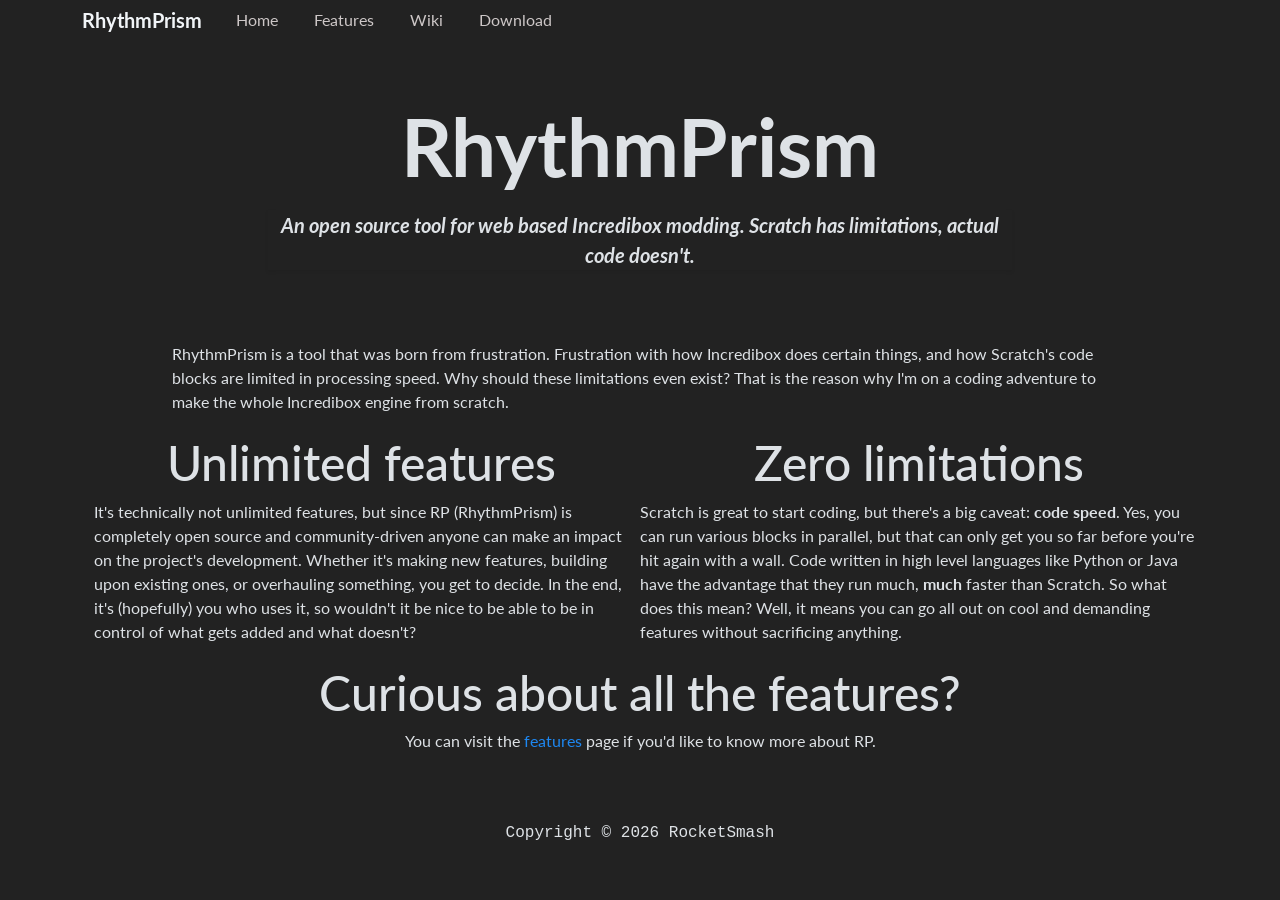
<file: docs/index.html>
<!DOCTYPE html>
<html data-bs-theme="dark" lang="en">

<head>
    <meta charset="utf-8">
    <meta name="viewport" content="width=device-width, initial-scale=1.0, shrink-to-fit=no">
    <title>RhythmPrism - Home</title>
    <link rel="stylesheet" href="assets/bootstrap/css/bootstrap.min.css">
    <link rel="stylesheet" href="https://fonts.googleapis.com/css2?family=Lato:ital,wght@0,400;0,700;1,400&amp;display=swap">
    <link rel="stylesheet" href="https://fonts.googleapis.com/css?family=Berkshire+Swash|Kaushan+Script">
    <link rel="stylesheet" href="https://fonts.googleapis.com/css?family=Roboto+Slab:300,400|Roboto:300,400,700">
    <link rel="stylesheet" href="assets/css/Azarus-Navbar.css">
    <link rel="stylesheet" href="assets/css/Black-Navbar.css">
    <link rel="stylesheet" href="assets/css/dh-navbar-inverse.css">
    <link rel="stylesheet" href="assets/css/Navbar-Centered-Brand-Dark-icons.css">
    <link rel="stylesheet" href="assets/css/responsive-navbar.css">
    <link rel="stylesheet" href="assets/css/vertical-tabs-with-links-and-contents.css">
</head>

<body>
    <nav class="navbar navbar-expand-md navbar-fixed-top navigation-clean-button navbar-light" style="background: rgb(34, 34, 34);border-radius: 20;border-top-left-radius: 20;border-top-right-radius: 20;border-bottom-right-radius: 20;border-bottom-left-radius: 20;border-style: none;padding-top: 0;padding-bottom: 10px;">
        <div class="container"><button class="navbar-toggler" data-bs-toggle="collapse" data-bs-target="#navcol-1"><span class="visually-hidden">Toggle navigation</span><span class="navbar-toggler-icon"></span></button>
            <div><a class="navbar-brand" href="#"><span>RhythmPrism</span> </a></div>
            <div class="collapse navbar-collapse" id="navcol-1" style="color: rgb(255,255,255);">
                <ul class="navbar-nav nav-right">
                    <li class="nav-item"><a class="nav-link active" href="index.html" style="color: rgba(224,217,217,0.9);">Home</a></li>
                    <li class="nav-item"><a class="nav-link" href="features.html" style="color: rgba(224,217,217,0.9);">Features</a></li>
                    <li class="nav-item"><a class="nav-link" href="wiki/index.html" style="color: rgba(224,217,217,0.9);">Wiki</a></li>
                    <li class="nav-item"><a class="nav-link" style="color: rgba(224,217,217,0.9);" href="https://github.com/RocketSmash9000/RhythmPrism/" target="_blank">Download</a></li>
                </ul>
            </div>
        </div>
    </nav>
    <section class="py-4 py-xl-5">
        <div class="container h-100">
            <div class="row h-100">
                <div class="col-md-10 col-xl-8 text-center d-flex d-sm-flex d-md-flex justify-content-center align-items-center justify-content-md-start align-items-md-center justify-content-xl-center mx-auto">
                    <div>
                        <h1 class="display-1 fw-bold mb-3">RhythmPrism</h1>
                        <p class="lead fw-bold fst-italic shadow-sm mb-4">An open source tool for web based Incredibox modding. Scratch has limitations, actual code doesn't.</p>
                    </div>
                </div>
            </div>
        </div>
    </section>
    <div class="container-sm w-75">
        <p>RhythmPrism is a tool that was born from frustration. Frustration with how Incredibox does certain things, and how Scratch's code blocks are limited in processing speed. Why should these limitations even exist? That is the reason why I'm on a coding adventure to make the whole Incredibox engine from scratch.</p>
    </div>
    <div class="container">
        <div class="row">
            <div class="col">
                <h1 class="text-center">Unlimited features</h1>
                <p>It's technically not unlimited features, but since RP (RhythmPrism) is completely open source and community-driven anyone can make an impact on the project's development. Whether it's making new features, building upon existing ones, or overhauling something, you get to decide. In the end, it's (hopefully) you who uses it, so wouldn't it be nice to be able to be in control of what gets added and what doesn't?</p>
            </div>
            <div class="col-md-6">
                <h1 class="text-center">Zero limitations</h1>
                <p>Scratch is great to start coding, but there's a big caveat: <strong>code speed</strong>. Yes, you can run various blocks in parallel, but that can only get you so far before you're hit again with a wall. Code written in high level languages like Python or Java have the advantage that they run much, <strong>much</strong>&nbsp;faster than Scratch. So what does this mean? Well, it means you can go all out on cool and demanding features without sacrificing anything.</p>
            </div>
        </div>
    </div>
    <div class="container text-center w-75">
        <h1>Curious about all the features?</h1>
        <p>You can visit the <a href="features.html">features</a>&nbsp;page if you'd like to know more about RP.</p>
    </div>
    <footer class="font-monospace text-center bg-body" data-bs-theme="dark">
        <div class="container py-4 py-lg-5">
            <p class="text-body mb-0">Copyright © 2026 RocketSmash</p>
        </div>
    </footer>
    <script src="assets/bootstrap/js/bootstrap.min.js"></script>
</body>

</html>
</file>
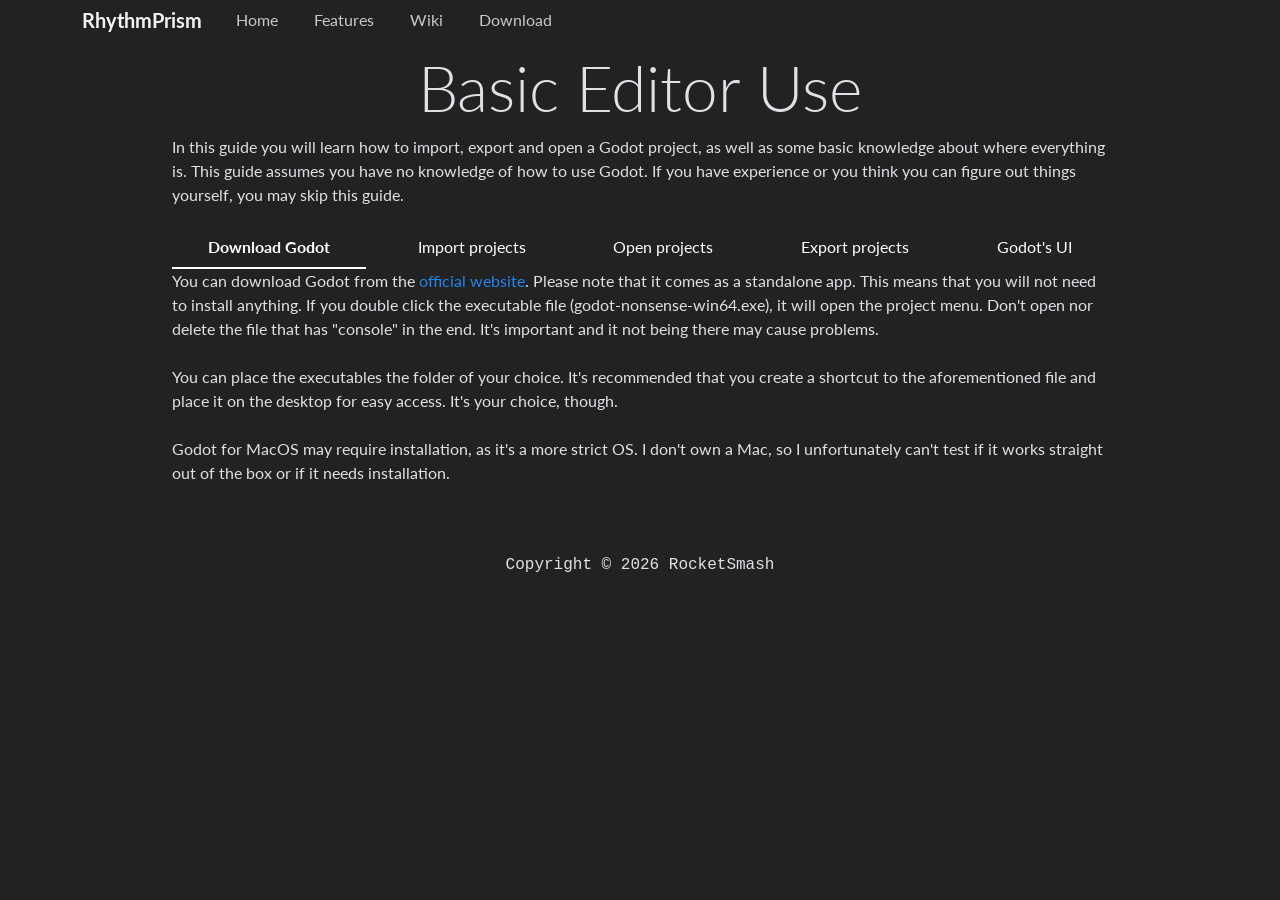
<file: docs/wiki/basic/index.html>
<!DOCTYPE html>
<html data-bs-theme="dark" lang="en">

<head>
    <meta charset="utf-8">
    <meta name="viewport" content="width=device-width, initial-scale=1.0, shrink-to-fit=no">
    <title>Wiki - Basic Usage</title>
    <link rel="stylesheet" href="../../assets/bootstrap/css/bootstrap.min.css">
    <link rel="stylesheet" href="https://fonts.googleapis.com/css2?family=Lato:ital,wght@0,400;0,700;1,400&amp;display=swap">
    <link rel="stylesheet" href="https://fonts.googleapis.com/css?family=Berkshire+Swash|Kaushan+Script">
    <link rel="stylesheet" href="https://fonts.googleapis.com/css?family=Roboto+Slab:300,400|Roboto:300,400,700">
    <link rel="stylesheet" href="../../assets/css/Azarus-Navbar.css">
    <link rel="stylesheet" href="../../assets/css/Black-Navbar.css">
    <link rel="stylesheet" href="../../assets/css/dh-navbar-inverse.css">
    <link rel="stylesheet" href="../../assets/css/Navbar-Centered-Brand-Dark-icons.css">
    <link rel="stylesheet" href="../../assets/css/responsive-navbar.css">
    <link rel="stylesheet" href="../../assets/css/vertical-tabs-with-links-and-contents.css">
</head>

<body>
    <nav class="navbar navbar-expand-md navbar-fixed-top navigation-clean-button navbar-light" style="background: rgb(34, 34, 34);border-radius: 20;border-top-left-radius: 20;border-top-right-radius: 20;border-bottom-right-radius: 20;border-bottom-left-radius: 20;border-style: none;padding-top: 0;padding-bottom: 10px;">
        <div class="container"><button class="navbar-toggler" data-bs-toggle="collapse" data-bs-target="#navcol-1"><span class="visually-hidden">Toggle navigation</span><span class="navbar-toggler-icon"></span></button>
            <div><a class="navbar-brand" href="#"><span>RhythmPrism</span> </a></div>
            <div class="collapse navbar-collapse" id="navcol-1" style="color: rgb(255,255,255);">
                <ul class="navbar-nav nav-right">
                    <li class="nav-item"><a class="nav-link active" href="../../index.html" style="color: rgba(224,217,217,0.9);">Home</a></li>
                    <li class="nav-item"><a class="nav-link" href="../features.html" style="color: rgba(224,217,217,0.9);">Features</a></li>
                    <li class="nav-item"><a class="nav-link" href="../index.html" style="color: rgba(224,217,217,0.9);">Wiki</a></li>
                    <li class="nav-item"><a class="nav-link" href="https://github.com/RocketSmash9000/RhythmPrism/" style="color: rgba(224,217,217,0.9);" target="_blank">Download</a></li>
                </ul>
            </div>
        </div>
    </nav>
    <div class="container-fluid w-75">
        <h1 class="display-3 text-center">Basic Editor Use</h1>
        <p>In this guide you will learn how to import, export and open a Godot project, as well as some basic knowledge about where everything is. This guide assumes you have no knowledge of how to use Godot. If you have experience or you think you can figure out things yourself, you may skip this guide.</p>
        <div>
            <ul class="nav nav-underline nav-fill w-100" role="tablist">
                <li class="nav-item" role="presentation"><a class="nav-link active" role="tab" data-bs-toggle="tab" href="#tab-1">Download Godot</a></li>
                <li class="nav-item" role="presentation"><a class="nav-link" role="tab" data-bs-toggle="tab" href="#tab-2">Import projects</a></li>
                <li class="nav-item" role="presentation"><a class="nav-link" role="tab" data-bs-toggle="tab" href="#tab-3">Open projects</a></li>
                <li class="nav-item" role="presentation"><a class="nav-link" role="tab" data-bs-toggle="tab" href="#tab-4">Export projects</a></li>
                <li class="nav-item" role="presentation"><a class="nav-link" role="tab" data-bs-toggle="tab" href="#tab-5">Godot's UI</a></li>
            </ul>
            <div class="tab-content">
                <div class="tab-pane active" role="tabpanel" id="tab-1">
                    <p>You can download Godot from the <a href="https://godotengine.org/" target="_blank">official website</a>. Please note that it comes as a standalone app. This means that you will not need to install anything. If you double click the executable file (godot-nonsense-win64.exe), it will open the project menu. Don't open nor delete the file that has "console" in the end. It's important and it not being there may cause problems.<br><br>You can place the executables the folder of your choice. It's recommended that you create a shortcut to the aforementioned file and place it on the desktop for easy access. It's your choice, though.<br><br>Godot for MacOS may require installation, as it's a more strict OS. I don't own a Mac, so I unfortunately can't test if it works straight out of the box or if it needs installation.</p>
                </div>
                <div class="tab-pane" role="tabpanel" id="tab-2">
                    <p>First, you will need to open Godot. In the top bar menu, you will see a few buttons. Press the one that says "<em>Import</em>". It will open a window for you to select where the project is located. Navigate to the folder where the project is located, and select the "<em>project.godot</em>" file within it. Next, press the "<em>Open</em>" button located at the bottom of the window.<br><br>If you did it right, Godot should show the project in the main screen.</p>
                </div>
                <div class="tab-pane" role="tabpanel" id="tab-3">
                    <p>You can open projects by double clicking on the project. You can also click on the project once and then click on the "<em>Edit</em>" button.</p>
                </div>
                <div class="tab-pane" role="tabpanel" id="tab-4">
                    <p>Navigate to the folder that contains the whole project. There is no built-in way to export a project, since everything is mostly plain text files in different formats. However, you can compress the project folder and share that with someone else. They can then decompress the zip file and import the project.</p>
                </div>
                <div class="tab-pane" role="tabpanel" id="tab-5">
                    <h3>Left panes</h3>
                    <p>Godot's UI can be broken into a few key components, which are listed below.</p>
                    <div class="row">
                        <div class="col-auto"><img src="../../assets/img/basic-tutorial/left-pane.png" width="152" height="509"></div>
                        <div class="col">
                            <p>These two panes contain the nodes inside a given scene (including their hierarchy), and a view of all the folders inside the project.<br><br>This image is an example of how the left pane looks like. Please note that its appearance may vary depending on the theme the editor has, but its functionality and structure remains the same.&nbsp;<br><br>Node hierarchy is easy to understand. There's what's called a "<strong>parent node</strong>", which is the root of the scene. Think of it as the conductor of an orchestra. All other nodes depend on the parent to be able to function, and there can only be one. <strong>Children nodes</strong>&nbsp;are nodes that are attached in some way to another node. For example, the "Static elements" node is a child node of the parent node. Child nodes can also have children nodes.<br><br>The file view in the bottom panel lets you explore the contents of the project without having to use an external file explorer. Godot treats the folder in which the project is in as special, so instead of having a normal name, it's called "<em>res://</em>". You can see it as the parent node for files.</p>
                        </div>
                    </div>
                    <h3>Right panes</h3>
                    <div class="row">
                        <div class="col-auto"><img src="../../assets/img/basic-tutorial/right-pane.png" width="155" height="334"></div>
                        <div class="col">
                            <p>These panes are what lets you alter different parameters of the nodes.<br><br>They will generally look like this, although the content may vary depending on what node is selected, as each node has its functionality. There is more functionality to this pane which we won't talk about because it goes out of the scopes of this guide.</p>
                        </div>
                    </div>
                    <h3>Top bar</h3><img class="img-fluid" width="1591" height="45" src="../../assets/img/basic-tutorial/top-bar.png">
                    <p>As its name implies, this bar sits at the top of the app. It has a few utilities. The buttons we will use the most are the "2D", "Script" and the play button next to "AssetLib". "2D" switches to the 2D editor view of the project. You can see and edit what the user would see in the screen. The "Script" button switches your view to a text editor where you can write and modify code. The play button will play the project in a new window, where you can playtest.</p>
                    <h3>Bottom bar</h3><img class="img-fluid" width="1694" height="46" src="../../assets/img/basic-tutorial/bottom-bar.png">
                    <p>You will probably not need to use this bar much, except for opening a few menus like the SpriteFrames editor for polo animations. The <em>Output</em>&nbsp;menu is useful for debugging, if there's something that doesn't work as intended. If there's a menu open, press again on the button to close it.</p>
                    <h3>Main view</h3>
                    <p>The center of the UI, where you can edit scripts, visualize scenes, change node positions and so much more. No image is included here, as it normally takes up a whole lot of screen space, and would therefore take up a big portion of the screen.</p>
                </div>
            </div>
        </div>
    </div>
    <footer class="font-monospace text-center bg-body" data-bs-theme="dark">
        <div class="container py-4 py-lg-5">
            <p class="text-body mb-0">Copyright © 2026 RocketSmash</p>
        </div>
    </footer>
    <script src="../../assets/bootstrap/js/bootstrap.min.js"></script>
</body>

</html>
</file>
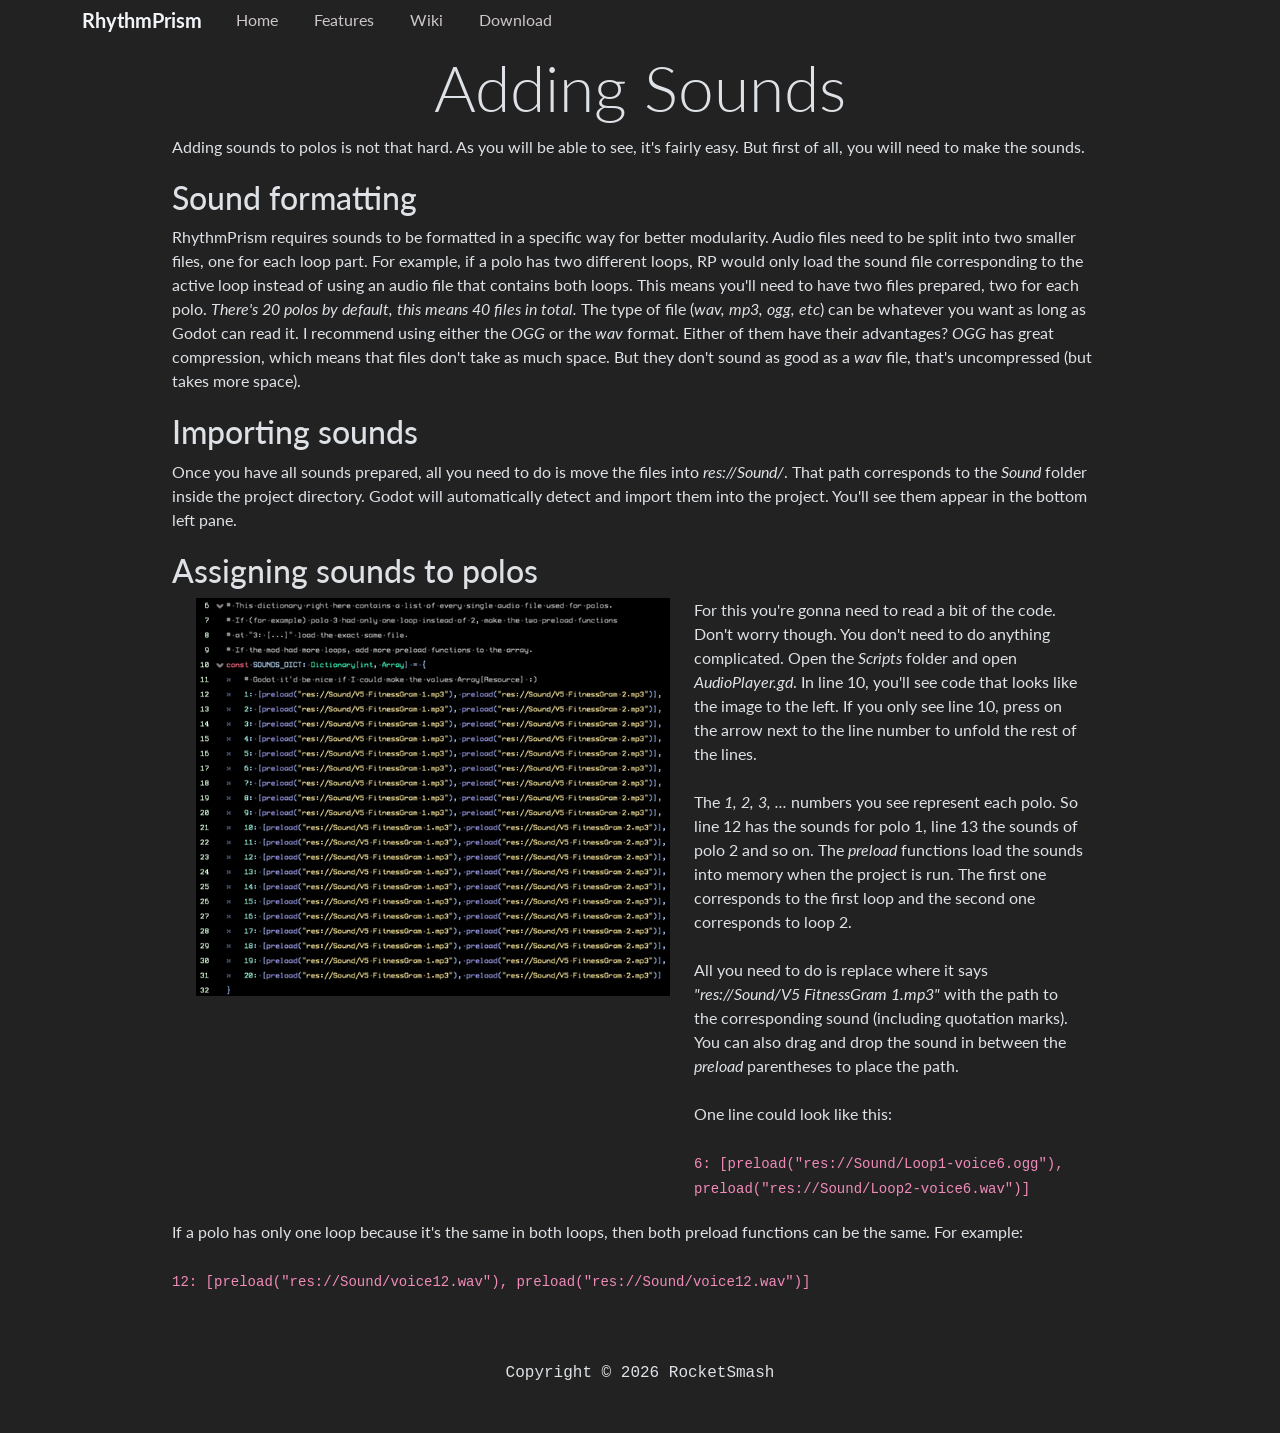
<file: docs/wiki/sound/index.html>
<!DOCTYPE html>
<html data-bs-theme="dark" lang="en">

<head>
    <meta charset="utf-8">
    <meta name="viewport" content="width=device-width, initial-scale=1.0, shrink-to-fit=no">
    <title>RhythmPrism</title>
    <link rel="stylesheet" href="../../assets/bootstrap/css/bootstrap.min.css">
    <link rel="stylesheet" href="https://fonts.googleapis.com/css2?family=Lato:ital,wght@0,400;0,700;1,400&amp;display=swap">
    <link rel="stylesheet" href="https://fonts.googleapis.com/css?family=Berkshire+Swash|Kaushan+Script">
    <link rel="stylesheet" href="https://fonts.googleapis.com/css?family=Roboto+Slab:300,400|Roboto:300,400,700">
    <link rel="stylesheet" href="../../assets/css/Azarus-Navbar.css">
    <link rel="stylesheet" href="../../assets/css/Black-Navbar.css">
    <link rel="stylesheet" href="../../assets/css/dh-navbar-inverse.css">
    <link rel="stylesheet" href="../../assets/css/Navbar-Centered-Brand-Dark-icons.css">
    <link rel="stylesheet" href="../../assets/css/responsive-navbar.css">
    <link rel="stylesheet" href="../../assets/css/vertical-tabs-with-links-and-contents.css">
</head>

<body>
    <nav class="navbar navbar-expand-md navbar-fixed-top navigation-clean-button navbar-light" style="background: rgb(34, 34, 34);border-radius: 20;border-top-left-radius: 20;border-top-right-radius: 20;border-bottom-right-radius: 20;border-bottom-left-radius: 20;border-style: none;padding-top: 0;padding-bottom: 10px;">
        <div class="container"><button class="navbar-toggler" data-bs-toggle="collapse" data-bs-target="#navcol-1"><span class="visually-hidden">Toggle navigation</span><span class="navbar-toggler-icon"></span></button>
            <div><a class="navbar-brand" href="#"><span>RhythmPrism</span> </a></div>
            <div class="collapse navbar-collapse" id="navcol-1" style="color: rgb(255,255,255);">
                <ul class="navbar-nav nav-right">
                    <li class="nav-item"><a class="nav-link active" href="../index.html" style="color: rgba(224,217,217,0.9);">Home</a></li>
                    <li class="nav-item"><a class="nav-link" href="../features.html" style="color: rgba(224,217,217,0.9);">Features</a></li>
                    <li class="nav-item"><a class="nav-link" href="../index.html" style="color: rgba(224,217,217,0.9);">Wiki</a></li>
                    <li class="nav-item"><a class="nav-link" href="https://github.com/RocketSmash9000/RhythmPrism/" style="color: rgba(224,217,217,0.9);" target="_blank">Download</a></li>
                </ul>
            </div>
        </div>
    </nav>
    <div class="container w-75">
        <h1 class="display-3 text-center">Adding Sounds</h1>
        <p class="text-start">Adding sounds to polos is not that hard. As you will be able to see, it's fairly easy. But first of all, you will need to make the sounds.</p>
        <h3>Sound formatting</h3>
        <p>RhythmPrism requires sounds to be formatted in a specific way for better modularity. Audio files need to be split into two smaller files, one for each loop part. For example, if a polo has two different loops, RP would only load the sound file corresponding to the active loop instead of using an audio file that contains both loops. This means you'll need to have two files prepared, two for each polo. <em>There's 20 polos by default, this means 40 files in total.</em>&nbsp;The type of file (<em>wav, mp3, ogg, etc</em>) can be whatever you want as long as Godot can read it. I recommend using either the <em>OGG</em> or the <em>wav</em> format. Either of them have their advantages? <em>OGG</em> has great compression, which means that files don't take as much space. But they don't sound as good as a <em>wav</em> file, that's uncompressed (but takes more space).</p>
        <h3>Importing sounds</h3>
        <p>Once you have all sounds prepared, all you need to do is move the files into <em>res://Sound/</em>. That path corresponds to the <em>Sound</em>&nbsp;folder inside the project directory. Godot will automatically detect and import them into the project. You'll see them appear in the bottom left pane.</p>
        <h3>Assigning sounds to polos</h3>
        <div class="row">
            <div class="col">
                <div class="row">
                    <div class="col-auto"><img src="../../assets/img/sound/sounds-dict.png" width="474" height="398"></div>
                    <div class="col">
                        <p>For this you're gonna need to read a bit of the code. Don't worry though. You don't need to do anything complicated. Open the <em>Scripts</em>&nbsp;folder and open <em>AudioPlayer.gd</em>. In line 10, you'll see code that looks like the image to the left. If you only see line 10, press on the arrow next to the line number to unfold the rest of the lines.<br><br>The <em>1, 2, 3, ...</em>&nbsp;numbers you see represent each polo. So line 12 has the sounds for polo 1, line 13 the sounds of polo 2 and so on. The <em>preload</em>&nbsp;functions load the sounds into memory when the project is run. The first one corresponds to the first loop and the second one corresponds to loop 2.<br><br>All you need to do is replace where it says <em>"res://Sound/V5 FitnessGram 1.mp3"</em>&nbsp;with the path to the corresponding sound (including quotation marks). You can also drag and drop the sound in between the <em>preload</em>&nbsp;parentheses to place the path.<br><br>One line could look like this:<br><br><code class="font-monospace">6: [preload("res://Sound/Loop1-voice6.ogg"), preload("res://Sound/Loop2-voice6.wav")]</code></p>
                    </div>
                </div>
            </div>
        </div>
        <p>If a polo has only one loop because it's the same in both loops, then both preload functions can be the same. For example:<br><br><code>12: [preload("res://Sound/voice12.wav"), preload("res://Sound/voice12.wav")]</code></p>
    </div>
    <footer class="font-monospace text-center bg-body" data-bs-theme="dark">
        <div class="container py-4 py-lg-5">
            <p class="text-body mb-0">Copyright © 2026 RocketSmash</p>
        </div>
    </footer>
    <script src="../../assets/bootstrap/js/bootstrap.min.js"></script>
</body>

</html>
</file>
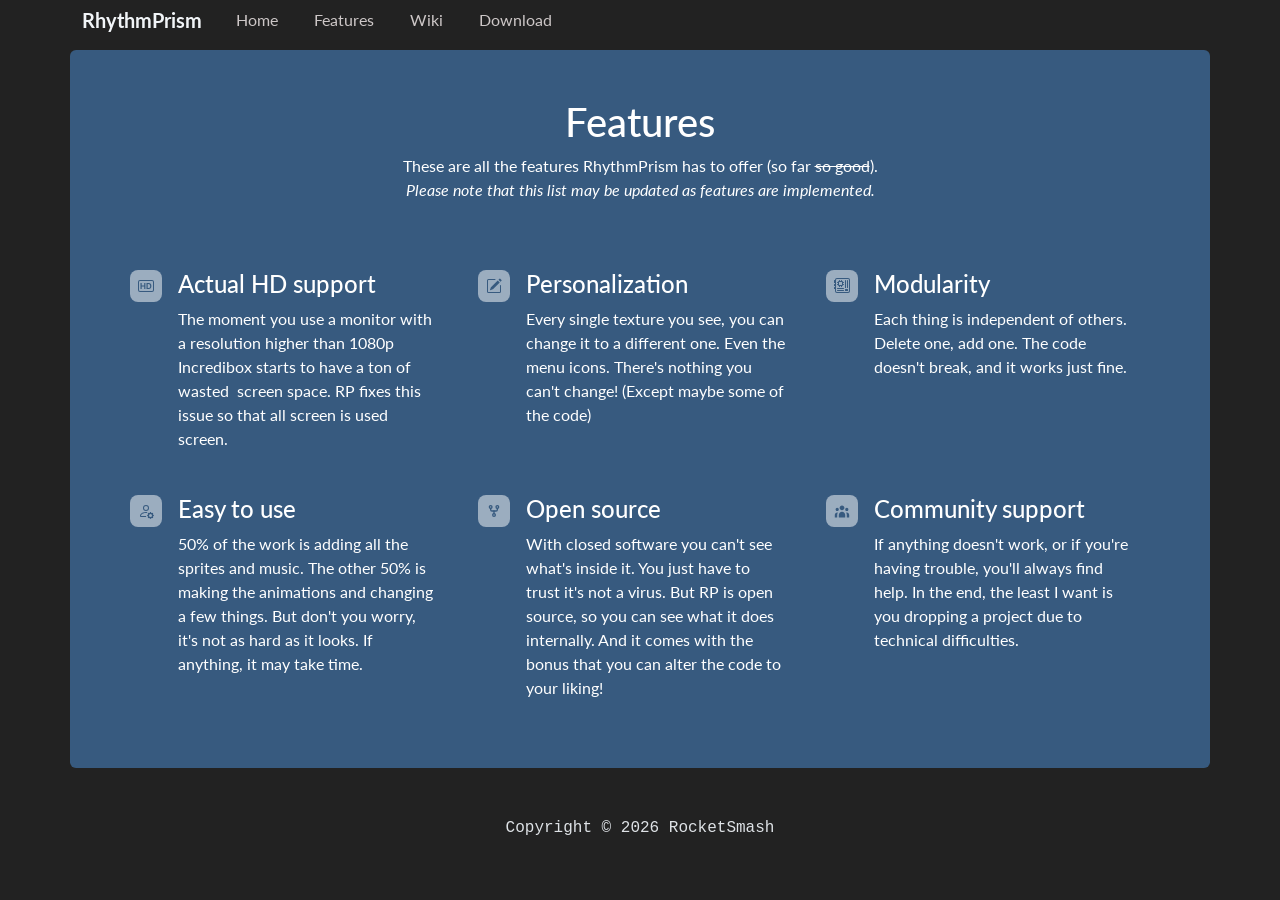
<file: docs/features.html>
<!DOCTYPE html>
<html data-bs-theme="dark" lang="en">

<head>
    <meta charset="utf-8">
    <meta name="viewport" content="width=device-width, initial-scale=1.0, shrink-to-fit=no">
    <title>Features</title>
    <link rel="stylesheet" href="assets/bootstrap/css/bootstrap.min.css">
    <link rel="stylesheet" href="https://fonts.googleapis.com/css2?family=Lato:ital,wght@0,400;0,700;1,400&amp;display=swap">
    <link rel="stylesheet" href="https://fonts.googleapis.com/css?family=Berkshire+Swash|Kaushan+Script">
    <link rel="stylesheet" href="https://fonts.googleapis.com/css?family=Roboto+Slab:300,400|Roboto:300,400,700">
    <link rel="stylesheet" href="assets/css/Azarus-Navbar.css">
    <link rel="stylesheet" href="assets/css/Black-Navbar.css">
    <link rel="stylesheet" href="assets/css/dh-navbar-inverse.css">
    <link rel="stylesheet" href="assets/css/Navbar-Centered-Brand-Dark-icons.css">
    <link rel="stylesheet" href="assets/css/responsive-navbar.css">
    <link rel="stylesheet" href="assets/css/vertical-tabs-with-links-and-contents.css">
</head>

<body>
    <nav class="navbar navbar-expand-md navbar-fixed-top navigation-clean-button navbar-light" style="background: rgb(34, 34, 34);border-radius: 20;border-top-left-radius: 20;border-top-right-radius: 20;border-bottom-right-radius: 20;border-bottom-left-radius: 20;border-style: none;padding-top: 0;padding-bottom: 10px;">
        <div class="container"><button class="navbar-toggler" data-bs-toggle="collapse" data-bs-target="#navcol-1"><span class="visually-hidden">Toggle navigation</span><span class="navbar-toggler-icon"></span></button>
            <div><a class="navbar-brand" href="#"><span>RhythmPrism</span> </a></div>
            <div class="collapse navbar-collapse" id="navcol-1" style="color: rgb(255,255,255);">
                <ul class="navbar-nav nav-right">
                    <li class="nav-item"><a class="nav-link active" href="index.html" style="color: rgba(224,217,217,0.9);">Home</a></li>
                    <li class="nav-item"><a class="nav-link" href="features.html" style="color: rgba(224,217,217,0.9);">Features</a></li>
                    <li class="nav-item"><a class="nav-link" href="wiki/index.html" style="color: rgba(224,217,217,0.9);">Wiki</a></li>
                    <li class="nav-item"><a class="nav-link" href="https://github.com/RocketSmash9000/RhythmPrism/" style="color: rgba(224,217,217,0.9);" target="_blank">Download</a></li>
                </ul>
            </div>
        </div>
    </nav>
    <div class="container text-white bg-primary border rounded border-0 p-4 p-lg-5 py-4 py-xl-5">
        <div class="row mb-5">
            <div class="col-md-8 col-xl-6 text-center mx-auto">
                <h2 class="text-white">Features</h2>
                <p>These are all the features RhythmPrism has to offer (so far <span style="text-decoration: line-through;">so good</span>).<br><em>Please note that this list may be updated as features are implemented.</em></p>
            </div>
        </div>
        <div class="row gy-4 row-cols-1 row-cols-md-2 row-cols-xl-3">
            <div class="col">
                <div class="d-flex">
                    <div class="bs-icon-sm bs-icon-rounded bs-icon-semi-white text-primary d-flex flex-shrink-0 justify-content-center align-items-center mb-3 d-inline-block bs-icon"><svg class="bi bi-badge-hd" xmlns="http://www.w3.org/2000/svg" width="1em" height="1em" fill="currentColor" viewBox="0 0 16 16">
                            <path d="M7.396 11V5.001H6.209v2.44H3.687V5H2.5v6h1.187V8.43h2.522V11zM8.5 5.001V11h2.188c1.811 0 2.685-1.107 2.685-3.015 0-1.894-.86-2.984-2.684-2.984H8.5zm1.187.967h.843c1.112 0 1.622.686 1.622 2.04 0 1.353-.505 2.02-1.622 2.02h-.843v-4.06z"></path>
                            <path d="M14 3a1 1 0 0 1 1 1v8a1 1 0 0 1-1 1H2a1 1 0 0 1-1-1V4a1 1 0 0 1 1-1zM2 2a2 2 0 0 0-2 2v8a2 2 0 0 0 2 2h12a2 2 0 0 0 2-2V4a2 2 0 0 0-2-2z"></path>
                        </svg></div>
                    <div class="px-3">
                        <h4 class="text-white">Actual HD support</h4>
                        <p>The moment you use a monitor with a resolution higher than 1080p Incredibox starts to have a ton of wasted&nbsp; screen space. RP fixes this issue so that all screen is used screen.</p>
                    </div>
                </div>
            </div>
            <div class="col">
                <div class="d-flex">
                    <div class="bs-icon-sm bs-icon-rounded bs-icon-semi-white text-primary d-flex flex-shrink-0 justify-content-center align-items-center mb-3 d-inline-block bs-icon"><svg class="bi bi-pencil-square" xmlns="http://www.w3.org/2000/svg" width="1em" height="1em" fill="currentColor" viewBox="0 0 16 16">
                            <path d="M15.502 1.94a.5.5 0 0 1 0 .706L14.459 3.69l-2-2L13.502.646a.5.5 0 0 1 .707 0l1.293 1.293zm-1.75 2.456-2-2L4.939 9.21a.5.5 0 0 0-.121.196l-.805 2.414a.25.25 0 0 0 .316.316l2.414-.805a.5.5 0 0 0 .196-.12l6.813-6.814z"></path>
                            <path fill-rule="evenodd" d="M1 13.5A1.5 1.5 0 0 0 2.5 15h11a1.5 1.5 0 0 0 1.5-1.5v-6a.5.5 0 0 0-1 0v6a.5.5 0 0 1-.5.5h-11a.5.5 0 0 1-.5-.5v-11a.5.5 0 0 1 .5-.5H9a.5.5 0 0 0 0-1H2.5A1.5 1.5 0 0 0 1 2.5z"></path>
                        </svg></div>
                    <div class="px-3">
                        <h4 class="text-white">Personalization</h4>
                        <p>Every single texture you see, you can change it to a different one. Even the menu icons. There's nothing you can't change! (Except maybe some of the code)</p>
                    </div>
                </div>
            </div>
            <div class="col">
                <div class="d-flex">
                    <div class="bs-icon-sm bs-icon-rounded bs-icon-semi-white text-primary d-flex flex-shrink-0 justify-content-center align-items-center mb-3 d-inline-block bs-icon"><svg class="bi bi-motherboard" xmlns="http://www.w3.org/2000/svg" width="1em" height="1em" fill="currentColor" viewBox="0 0 16 16">
                            <path d="M11.5 2a.5.5 0 0 1 .5.5v7a.5.5 0 0 1-1 0v-7a.5.5 0 0 1 .5-.5m2 0a.5.5 0 0 1 .5.5v7a.5.5 0 0 1-1 0v-7a.5.5 0 0 1 .5-.5m-10 8a.5.5 0 0 0 0 1h6a.5.5 0 0 0 0-1zm0 2a.5.5 0 0 0 0 1h6a.5.5 0 0 0 0-1zM5 3a1 1 0 0 0-1 1h-.5a.5.5 0 0 0 0 1H4v1h-.5a.5.5 0 0 0 0 1H4a1 1 0 0 0 1 1v.5a.5.5 0 0 0 1 0V8h1v.5a.5.5 0 0 0 1 0V8a1 1 0 0 0 1-1h.5a.5.5 0 0 0 0-1H9V5h.5a.5.5 0 0 0 0-1H9a1 1 0 0 0-1-1v-.5a.5.5 0 0 0-1 0V3H6v-.5a.5.5 0 0 0-1 0zm0 1h3v3H5zm6.5 7a.5.5 0 0 0-.5.5v1a.5.5 0 0 0 .5.5h2a.5.5 0 0 0 .5-.5v-1a.5.5 0 0 0-.5-.5z"></path>
                            <path d="M1 2a2 2 0 0 1 2-2h11a2 2 0 0 1 2 2v11a2 2 0 0 1-2 2H3a2 2 0 0 1-2-2v-2H.5a.5.5 0 0 1-.5-.5v-1A.5.5 0 0 1 .5 9H1V8H.5a.5.5 0 0 1-.5-.5v-1A.5.5 0 0 1 .5 6H1V5H.5a.5.5 0 0 1-.5-.5v-2A.5.5 0 0 1 .5 2zm1 11a1 1 0 0 0 1 1h11a1 1 0 0 0 1-1V2a1 1 0 0 0-1-1H3a1 1 0 0 0-1 1z"></path>
                        </svg></div>
                    <div class="px-3">
                        <h4 class="text-white">Modularity</h4>
                        <p>Each thing is independent of others. Delete one, add one. The code doesn't break, and it works just fine.</p>
                    </div>
                </div>
            </div>
            <div class="col">
                <div class="d-flex">
                    <div class="bs-icon-sm bs-icon-rounded bs-icon-semi-white text-primary d-flex flex-shrink-0 justify-content-center align-items-center mb-3 d-inline-block bs-icon"><svg class="bi bi-person-gear" xmlns="http://www.w3.org/2000/svg" width="1em" height="1em" fill="currentColor" viewBox="0 0 16 16">
                            <path d="M11 5a3 3 0 1 1-6 0 3 3 0 0 1 6 0M8 7a2 2 0 1 0 0-4 2 2 0 0 0 0 4m.256 7a4.474 4.474 0 0 1-.229-1.004H3c.001-.246.154-.986.832-1.664C4.484 10.68 5.711 10 8 10c.26 0 .507.009.74.025.226-.341.496-.65.804-.918C9.077 9.038 8.564 9 8 9c-5 0-6 3-6 4s1 1 1 1zm3.63-4.54c.18-.613 1.048-.613 1.229 0l.043.148a.64.64 0 0 0 .921.382l.136-.074c.561-.306 1.175.308.87.869l-.075.136a.64.64 0 0 0 .382.92l.149.045c.612.18.612 1.048 0 1.229l-.15.043a.64.64 0 0 0-.38.921l.074.136c.305.561-.309 1.175-.87.87l-.136-.075a.64.64 0 0 0-.92.382l-.045.149c-.18.612-1.048.612-1.229 0l-.043-.15a.64.64 0 0 0-.921-.38l-.136.074c-.561.305-1.175-.309-.87-.87l.075-.136a.64.64 0 0 0-.382-.92l-.148-.045c-.613-.18-.613-1.048 0-1.229l.148-.043a.64.64 0 0 0 .382-.921l-.074-.136c-.306-.561.308-1.175.869-.87l.136.075a.64.64 0 0 0 .92-.382l.045-.148ZM14 12.5a1.5 1.5 0 1 0-3 0 1.5 1.5 0 0 0 3 0"></path>
                        </svg></div>
                    <div class="px-3">
                        <h4 class="text-white">Easy to use</h4>
                        <p>50% of the work is adding all the sprites and music. The other 50% is making the animations and changing a few things. But don't you worry, it's not as hard as it looks. If anything, it may take time.</p>
                    </div>
                </div>
            </div>
            <div class="col">
                <div class="d-flex">
                    <div class="bs-icon-sm bs-icon-rounded bs-icon-semi-white text-primary d-flex flex-shrink-0 justify-content-center align-items-center mb-3 d-inline-block bs-icon"><svg class="icon icon-tabler icon-tabler-git-fork" xmlns="http://www.w3.org/2000/svg" width="1em" height="1em" viewBox="0 0 24 24" stroke-width="2" stroke="currentColor" fill="none" stroke-linecap="round" stroke-linejoin="round">
                            <path stroke="none" d="M0 0h24v24H0z" fill="none"></path>
                            <path d="M12 18m-2 0a2 2 0 1 0 4 0a2 2 0 1 0 -4 0"></path>
                            <path d="M7 6m-2 0a2 2 0 1 0 4 0a2 2 0 1 0 -4 0"></path>
                            <path d="M17 6m-2 0a2 2 0 1 0 4 0a2 2 0 1 0 -4 0"></path>
                            <path d="M7 8v2a2 2 0 0 0 2 2h6a2 2 0 0 0 2 -2v-2"></path>
                            <path d="M12 12l0 4"></path>
                        </svg></div>
                    <div class="px-3">
                        <h4 class="text-white">Open source</h4>
                        <p>With closed software you can't see what's inside it. You just have to trust it's not a virus. But RP is open source, so you can see what it does internally. And it comes with the bonus that you can alter the code to your liking!</p>
                    </div>
                </div>
            </div>
            <div class="col">
                <div class="d-flex">
                    <div class="bs-icon-sm bs-icon-rounded bs-icon-semi-white text-primary d-flex flex-shrink-0 justify-content-center align-items-center mb-3 d-inline-block bs-icon"><svg xmlns="http://www.w3.org/2000/svg" width="1em" height="1em" viewBox="0 0 20 20" fill="none">

                            <path d="M13 6C13 7.65685 11.6569 9 10 9C8.34315 9 7 7.65685 7 6C7 4.34315 8.34315 3 10 3C11.6569 3 13 4.34315 13 6Z" fill="currentColor"></path>
                            <path d="M18 8C18 9.10457 17.1046 10 16 10C14.8954 10 14 9.10457 14 8C14 6.89543 14.8954 6 16 6C17.1046 6 18 6.89543 18 8Z" fill="currentColor"></path>
                            <path d="M14 15C14 12.7909 12.2091 11 10 11C7.79086 11 6 12.7909 6 15V18H14V15Z" fill="currentColor"></path>
                            <path d="M6 8C6 9.10457 5.10457 10 4 10C2.89543 10 2 9.10457 2 8C2 6.89543 2.89543 6 4 6C5.10457 6 6 6.89543 6 8Z" fill="currentColor"></path>
                            <path d="M16 18V15C16 13.9459 15.7282 12.9552 15.2507 12.0943C15.4902 12.0327 15.7413 12 16 12C17.6569 12 19 13.3431 19 15V18H16Z" fill="currentColor"></path>
                            <path d="M4.74926 12.0943C4.27185 12.9552 4 13.9459 4 15V18H1V15C1 13.3431 2.34315 12 4 12C4.25871 12 4.50977 12.0327 4.74926 12.0943Z" fill="currentColor"></path>
                        </svg></div>
                    <div class="px-3">
                        <h4 class="text-white">Community support</h4>
                        <p>If anything doesn't work, or if you're having trouble, you'll always find help. In the end, the least I want is you dropping a project due to technical difficulties.</p>
                    </div>
                </div>
            </div>
        </div>
    </div>
    <footer class="font-monospace text-center bg-body" data-bs-theme="dark">
        <div class="container py-4 py-lg-5">
            <p class="text-body mb-0">Copyright © 2026 RocketSmash</p>
        </div>
    </footer>
    <script src="assets/bootstrap/js/bootstrap.min.js"></script>
</body>

</html>
</file>
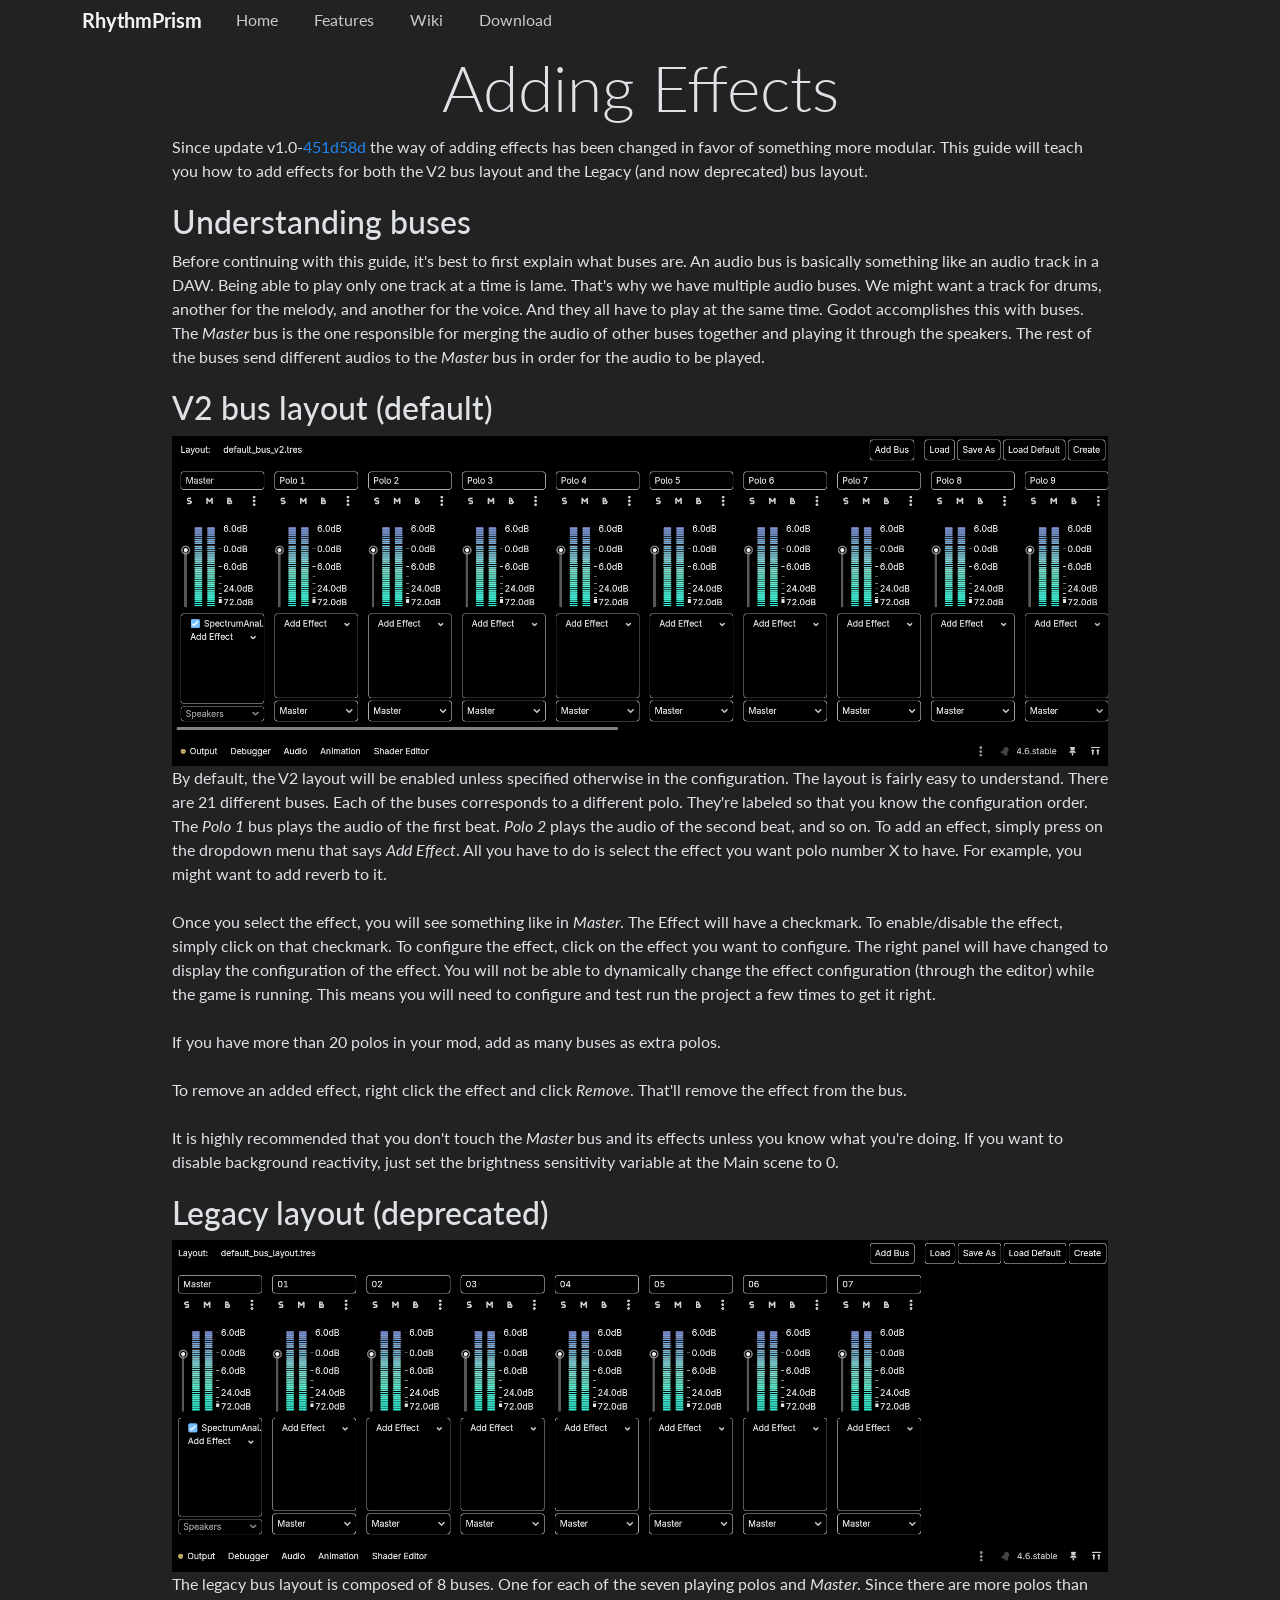
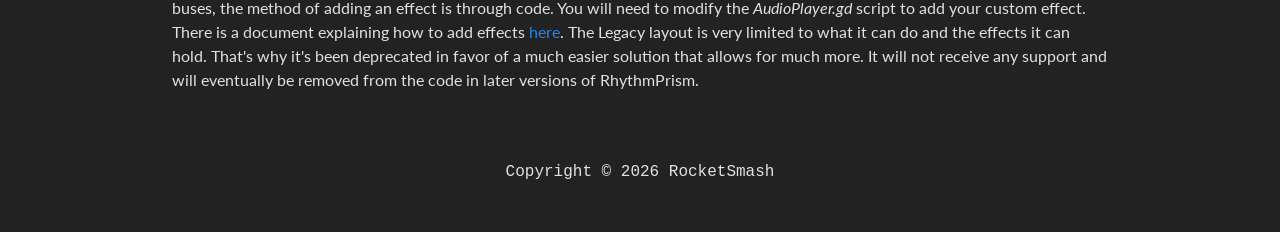
<file: docs/wiki/sound/effects.html>
<!DOCTYPE html>
<html data-bs-theme="dark" lang="en">

<head>
    <meta charset="utf-8">
    <meta name="viewport" content="width=device-width, initial-scale=1.0, shrink-to-fit=no">
    <title>RhythmPrism</title>
    <link rel="stylesheet" href="../../assets/bootstrap/css/bootstrap.min.css">
    <link rel="stylesheet" href="https://fonts.googleapis.com/css2?family=Lato:ital,wght@0,400;0,700;1,400&amp;display=swap">
    <link rel="stylesheet" href="https://fonts.googleapis.com/css?family=Berkshire+Swash|Kaushan+Script">
    <link rel="stylesheet" href="https://fonts.googleapis.com/css?family=Roboto+Slab:300,400|Roboto:300,400,700">
    <link rel="stylesheet" href="../../assets/css/Azarus-Navbar.css">
    <link rel="stylesheet" href="../../assets/css/Black-Navbar.css">
    <link rel="stylesheet" href="../../assets/css/dh-navbar-inverse.css">
    <link rel="stylesheet" href="../../assets/css/Navbar-Centered-Brand-Dark-icons.css">
    <link rel="stylesheet" href="../../assets/css/responsive-navbar.css">
    <link rel="stylesheet" href="../../assets/css/vertical-tabs-with-links-and-contents.css">
</head>

<body>
    <nav class="navbar navbar-expand-md navbar-fixed-top navigation-clean-button navbar-light" style="background: rgb(34, 34, 34);border-radius: 20;border-top-left-radius: 20;border-top-right-radius: 20;border-bottom-right-radius: 20;border-bottom-left-radius: 20;border-style: none;padding-top: 0;padding-bottom: 10px;">
        <div class="container"><button class="navbar-toggler" data-bs-toggle="collapse" data-bs-target="#navcol-1"><span class="visually-hidden">Toggle navigation</span><span class="navbar-toggler-icon"></span></button>
            <div><a class="navbar-brand" href="#"><span>RhythmPrism</span> </a></div>
            <div class="collapse navbar-collapse" id="navcol-1" style="color: rgb(255,255,255);">
                <ul class="navbar-nav nav-right">
                    <li class="nav-item"><a class="nav-link active" href="../index.html" style="color: rgba(224,217,217,0.9);">Home</a></li>
                    <li class="nav-item"><a class="nav-link" href="../features.html" style="color: rgba(224,217,217,0.9);">Features</a></li>
                    <li class="nav-item"><a class="nav-link" href="../index.html" style="color: rgba(224,217,217,0.9);">Wiki</a></li>
                    <li class="nav-item"><a class="nav-link" href="https://github.com/RocketSmash9000/RhythmPrism/" style="color: rgba(224,217,217,0.9);" target="_blank">Download</a></li>
                </ul>
            </div>
        </div>
    </nav>
    <div class="container w-75">
        <h1 class="display-3 text-center">Adding Effects</h1>
        <p>Since update v1.0-<a href="https://github.com/RocketSmash9000/RhythmPrism/commit/451d58d02b22a988acd6fb28a3635edcc6ae5817" target="_blank">451d58d</a> the way of adding effects has been changed in favor of something more modular. This guide will teach you how to add effects for both the V2 bus layout and the Legacy (and now deprecated) bus layout.</p>
        <h3>Understanding buses</h3>
        <p>Before continuing with this guide, it's best to first explain what buses are. An audio bus is basically something like an audio track in a DAW. Being able to play only one track at a time is lame. That's why we have multiple audio buses. We might want a track for drums, another for the melody, and another for the voice. And they all have to play at the same time. Godot accomplishes this with buses. The <em>Master</em>&nbsp;bus is the one responsible for merging the audio of other buses together and playing it through the speakers. The rest of the buses send different audios to the <em>Master</em>&nbsp;bus in order for the audio to be played.</p>
        <h3>V2 bus layout (default)</h3><img class="img-fluid" width="1846" height="651" src="../../assets/img/sound/v2-bus-layout.png">
        <p>By default, the V2 layout will be enabled unless specified otherwise in the configuration. The layout is fairly easy to understand. There are 21 different buses. Each of the buses corresponds to a different polo. They're labeled so that you know the configuration order. The <em>Polo 1</em>&nbsp;bus plays the audio of the first beat. <em>Polo 2</em>&nbsp;plays the audio of the second beat, and so on. To add an effect, simply press on the dropdown menu that says <em>Add Effect</em>. All you have to do is select the effect you want polo number X to have. For example, you might want to add reverb to it.<br><br>Once you select the effect, you will see something like in <em>Master</em>. The Effect will have a checkmark. To enable/disable the effect, simply click on that checkmark. To configure the effect, click on the effect you want to configure. The right panel will have changed to display the configuration of the effect. You will not be able to dynamically change the effect configuration (through the editor) while the game is running. This means you will need to configure and test run the project a few times to get it right.<br><br>If you have more than 20 polos in your mod, add as many buses as extra polos.<br><br>To remove an added effect, right click the effect and click <em>Remove</em>. That'll remove the effect from the bus.<br><br>It is highly recommended that you don't touch the <em>Master</em>&nbsp;bus and its effects unless you know what you're doing. If you want to disable background reactivity, just set the brightness sensitivity variable at the Main scene to 0.</p>
        <h3>Legacy layout (deprecated)</h3><img class="img-fluid" width="1839" height="652" src="../../assets/img/sound/legacy-bus-layout.png">
        <p>The legacy bus layout is composed of 8 buses. One for each of the seven playing polos and <em>Master</em>. Since there are more polos than buses, the method of adding an effect is through code. You will need to modify the <em>AudioPlayer.gd</em>&nbsp;script to add your custom effect. There is a document explaining how to add effects <a href="https://github.com/RocketSmash9000/RhythmPrism/blob/main/EffectParser.md" target="_blank">here</a>. The Legacy layout is very limited to what it can do and the effects it can hold. That's why it's been deprecated in favor of a much easier solution that allows for much more. It will not receive any support and will eventually be removed from the code in later versions of RhythmPrism.</p>
    </div>
    <footer class="font-monospace text-center bg-body" data-bs-theme="dark">
        <div class="container py-4 py-lg-5">
            <p class="text-body mb-0">Copyright © 2026 RocketSmash</p>
        </div>
    </footer>
    <script src="../../assets/bootstrap/js/bootstrap.min.js"></script>
</body>

</html>
</file>
<file: docs/assets/css/Azarus-Navbar.css>
.navigation-clean-button {
  background: #222222;
  padding-top: 10px;
  padding-bottom: 10px;
  color: #f2f5f8;
  border-radius: 0;
  box-shadow: none;
  border: none;
  margin-bottom: 0;
}

@media (max-width:767px) {
  .navigation-clean-button {
    padding-top: 0;
    padding-bottom: 0;
  }
}

.navigation-clean-button .navbar-brand {
  font-weight: bold;
  color: inherit;
}

.navigation-clean-button .navbar-brand:hover {
  color: #1485ee;
}

.navigation-clean-button .navbar-collapse, .navigation-clean-button .navbar-form {
  border-top-color: #ddd;
}

.navigation-clean-button.navbar .navbar-nav > li > a {
  padding-left: 18px;
  padding-right: 18px;
}

.navigation-clean-button .navbar-nav > li > .dropdown-menu {
  margin-top: -5px;
  box-shadow: 0 4px 8px rgba(0,0,0,.1);
  background-color: #222222;
  border-radius: 2px;
}

.navbar {
  margin-bottom: 0;
}
</file>
<file: docs/assets/css/Black-Navbar.css>
.navigation-clean-search .action-button, .navigation-clean-button .action-button:active {
  background: #56c6c6;
  border-radius: 20px;
  font-size: inherit;
  color: #fff !important;
  box-shadow: none;
  border: none;
  text-shadow: none;
  padding: 8px 20px;
  transition: background-color 0.25s;
}

.navigation-clean-button {
  background: #222222;
  padding-top: 10px;
  padding-bottom: 10px;
  color: #f2f5f8;
  border-radius: 0;
  box-shadow: none;
  border: none;
  margin-bottom: 0;
}

@media (max-width:767px) {
  .navigation-clean-button {
    padding-top: 0;
    padding-bottom: 0;
  }
}

.navigation-clean-button .navbar-brand {
  font-weight: bold;
  color: inherit;
}

.navigation-clean-button .navbar-brand:hover {
  color: #1485ee;
}

.navigation-clean-button .navbar-collapse, .navigation-clean-button .navbar-form {
  border-top-color: #ddd;
}

.navigation-clean-button.navbar .navbar-nav > li > a {
  padding-left: 18px;
  padding-right: 18px;
}

.navigation-clean-button .navbar-nav > li > .dropdown-menu {
  margin-top: -5px;
  box-shadow: 0 4px 8px rgba(0,0,0,.1);
  background-color: #222222;
  border-radius: 2px;
}

.navigation-clean-button .actions {
  margin-top: 7px;
  margin-bottom: 0;
}

.navigation-clean-button .actions .login {
  margin-right: 7px;
  text-decoration: none;
  color: #ffffff;
}

.navigation-clean-button .action-button, .navigation-clean-button .action-button:active {
  background: transparent;
  border-radius: 0;
  color: #e04c40;
  box-shadow: none;
  border: 1px solid #e04c40;
  text-shadow: none;
  padding: 10px 22px;
  transition: background-color 0.25s;
}

.navigation-clean-button .action-button:hover {
  background: #e04c40;
  color: #fff;
  font-weight: 400;
  border: 1px solid #df4c40;
}

.navbar {
  margin-bottom: 0;
}

.btn {
  border-radius: 0;
}

.btn.focus, .btn:focus, .btn:hover {
  color: #ffffff;
  text-decoration: none;
  background-color: #1485ee;
  border: none;
}

.btn {
  font-family: 'Roboto';
  font-weight: 400;
}
</file>
<file: docs/assets/css/dh-navbar-inverse.css>
.navigation-clean {
  background: #fff;
  padding-top: 10px;
  padding-bottom: 10px;
  color: #333;
  border-radius: 0;
  box-shadow: none;
  border: none;
  margin-bottom: 0;
}

@media (max-width:767px) {
  .navigation-clean {
    padding-top: 0;
    padding-bottom: 0;
  }
}

@media (max-width:767px) {
  .navigation-clean .navbar-header {
    padding-top: 10px;
    padding-bottom: 10px;
  }
}

.navigation-clean .navbar-brand {
  font-weight: bold;
  color: inherit;
}

.navigation-clean .navbar-brand:hover {
  color: #222;
}

.navigation-clean.navbar-inverse .navbar-brand:hover {
  color: #f0f0f0;
}

.navigation-clean .navbar-brand img {
  height: 100%;
  display: inline-block;
  margin-right: 10px;
  width: auto;
  margin-left: 5px;
}

.navigation-clean .navbar-toggle {
  border-color: #ddd;
}

.navigation-clean .navbar-toggle:hover, .navigation-clean .navbar-toggle:focus {
  background: none;
}

.navigation-clean.navbar-inverse .navbar-toggle {
  border-color: #555;
}

.navigation-clean .navbar-toggle .icon-bar {
  background-color: #888;
}

.navigation-clean.navbar-inverse .navbar-toggle .icon-bar {
  background-color: #eee;
}

.navigation-clean .navbar-collapse, .navigation-clean .navbar-form {
  border-top-color: #ddd;
}

.navigation-clean.navbar-inverse .navbar-collapse, .navigation-clean.navbar-inverse .navbar-form {
  border-top-color: #333;
}

.navigation-clean.navbar .navbar-nav > li > a {
  padding-left: 18px;
  padding-right: 18px;
}

.navigation-clean.navbar-default .navbar-nav > li > a {
  color: #465765;
}

.navigation-clean.navbar-default .navbar-nav > li > a:focus, .navigation-clean.navbar-default .navbar-nav > li > a:hover {
  color: #37434d !important;
  background-color: transparent;
}

.navigation-clean.navbar-inverse {
  background-color: #1f2021;
  color: #fff;
}

.navigation-clean.navbar-inverse .navbar-nav > li > a {
  color: #dfe8ee;
  font-weight: bold;
}

.navigation-clean.navbar-inverse .navbar-nav > li > a:focus, .navigation-clean.navbar-inverse .navbar-nav > li > a:hover {
  color: #fe0707 !important;
  background-color: transparent;
}

.navbar-inverse .navbar-brand, .navbar-inverse .navbar-nav > li > a {
  font-weight: bold;
  text-transform: uppercase;
}

a {
  color: #6d8de1;
}

#footer a:active, a:hover {
  color: #fcf8f8;
  text-decoration: none;
  font-weight: bold;
}

a {
  background-color: transparent;
  -webkit-text-decoration-skip: objects;
}

a:active, a:hover {
  outline: 0;
}

.uk-link, a {
  color: #1e87f0;
  text-decoration: none;
  cursor: pointer;
}

.uk-link:hover, a:hover {
  color: #0f6ecd;
  text-decoration: underline;
}

audio, canvas, iframe, img, svg, video {
  vertical-align: middle;
}

audio, canvas, img, video {
  max-width: 100%;
  height: auto;
  box-sizing: border-box;
}

img {
  border-style: none;
}

address, dl, fieldset, figure, ol, p, pre, ul {
  margin: 0 0 20px 0;
}

ol, ul {
  padding-left: 30px;
}

article, aside, details, figcaption, figure, footer, header, main, nav, section, summary {
  display: block;
}

a, area, button, input, label, select, summary, textarea {
  touch-action: manipulation;
}
</file>
<file: docs/assets/css/Navbar-Centered-Brand-Dark-icons.css>
.bs-icon {
  --bs-icon-size: .75rem;
  display: flex;
  flex-shrink: 0;
  justify-content: center;
  align-items: center;
  font-size: var(--bs-icon-size);
  width: calc(var(--bs-icon-size) * 2);
  height: calc(var(--bs-icon-size) * 2);
  color: var(--bs-primary);
}

.bs-icon-xs {
  --bs-icon-size: 1rem;
  width: calc(var(--bs-icon-size) * 1.5);
  height: calc(var(--bs-icon-size) * 1.5);
}

.bs-icon-sm {
  --bs-icon-size: 1rem;
}

.bs-icon-md {
  --bs-icon-size: 1.5rem;
}

.bs-icon-lg {
  --bs-icon-size: 2rem;
}

.bs-icon-xl {
  --bs-icon-size: 2.5rem;
}

.bs-icon.bs-icon-primary {
  color: var(--bs-white);
  background: var(--bs-primary);
}

.bs-icon.bs-icon-primary-light {
  color: var(--bs-primary);
  background: rgba(var(--bs-primary-rgb), .2);
}

.bs-icon.bs-icon-semi-white {
  color: var(--bs-primary);
  background: rgba(255, 255, 255, .5);
}

.bs-icon.bs-icon-rounded {
  border-radius: .5rem;
}

.bs-icon.bs-icon-circle {
  border-radius: 50%;
}
</file>
<file: docs/assets/css/responsive-navbar.css>
nav {
  position: relative;
}

header.dark nav {
  background-color: rgba(255,255,255,0.5);
}

ul.main-nav {
  list-style-type: none;
  padding: 0px;
  font-size: 0px;
  max-width: 1000px;
  margin: 0 auto;
}

ul.main-nav > li {
  display: inline-block;
  padding: 0;
}

ul.main-nav > li > a {
  display: block;
  padding: 20px 30px;
  position: relative;
  color: #fff;
  font-size: 16px;
  font-weight: 400;
  box-sizing: border-box;
}

ul.main-nav > li:hover {
  background-color: #f9f9f9;
}

ul.main-nav > li:hover > a {
  color: #333;
  font-weight: 400;
}

ul.main-nav > li ul.sub-menu-lists {
  margin: 0px;
  padding: 0px;
  list-style-type: none;
  display: block;
}

ul.main-nav > li ul.sub-menu-lists > li {
  padding: 2px 0;
}

ul.main-nav > li ul.sub-menu-lists > li > a {
  font-size: 14px;
}

.ic {
  position: fixed;
  cursor: pointer;
  display: inline-block;
  right: 25px;
  width: 32px;
  height: 24px;
  text-align: center;
  top: 0px;
  outline: none;
}

.ic.close {
  opacity: 0;
  font-size: 0px;
  font-weight: 300;
  color: #fff;
  top: 8px;
  height: 40px;
  display: block;
  outline: none;
}

.ic.menu {
  top: 25px;
  z-index: 20;
}

.ic.menu .line {
  height: 4px;
  width: 100%;
  display: block;
  margin-bottom: 6px;
}

.sub-menu-head {
  margin: 10px 0;
}

.banners-area {
  margin-top: 20px;
  padding-top: 15px;
}

@media only screen and (max-width:768px) {
  .sub-menu-head {
    color: orange;
  }
}

@media only screen and (max-width:768px) {
  .ic.menu {
    display: block;
  }
}

@media only screen and (max-width:768px) {
  header.dark .ic.menu .line {
    background-color: #fff;
  }
}

@media only screen and (max-width:768px) {
  .ic.menu .line {
    -webkit-transition: all 0.4s ease 0s;
    -o-transition: all 0.4s ease 0s;
    transition: all 0.4s ease 0s;
    -webkit-transform: rotate(0deg);
    -moz-transform: rotate(0deg);
    -ms-transform: rotate(0deg);
    transform: rotate(0deg);
    -webkit-transform-origin: center center;
    -ms-transform-origin: center center;
    transform-origin: center center;
  }
}

@media only screen and (max-width:768px) {
  .ic.menu:focus .line {
    background-color: #fff !important;
  }
}

@media only screen and (max-width:768px) {
  .ic.menu:focus .line:nth-child(1) {
    -webkit-transform: rotate(45deg);
    -moz-transform: rotate(45deg);
    -ms-transform: rotate(45deg);
    transform: rotate(45deg);
  }
}

@media only screen and (max-width:768px) {
  .ic.menu:focus .line:nth-child(2) {
    -webkit-transform: rotate(-45deg);
    -moz-transform: rotate(-45deg);
    -ms-transform: rotate(-45deg);
    transform: rotate(-45deg);
    margin-top: -10px;
  }
}

@media only screen and (max-width:768px) {
  .ic.menu:focus .line:nth-child(3) {
    transform: translateY(15px);
    opacity: 0;
  }
}

@media only screen and (max-width:768px) {
  .ic.menu:focus {
    outline: none;
  }
}

@media only screen and (max-width:768px) {
  .ic.menu:focus ~ .ic.close {
    opacity: 1;
    z-index: 21;
    outline: none;
  }
}

@media only screen and (max-width:768px) {
  .ic.menu:focus {
    opacity: 1;
  }
}

@media only screen and (max-width:768px) {
  nav {
    background-color: transparent;
  }
}

@media only screen and (max-width:768px) {
  ul.main-nav {
    z-index: 2;
    padding: 50px 0;
    position: fixed;
    right: 0px;
    top: 0px;
    width: 0px;
    background-color: rgba(0,0,0,1);
    height: 100%;
    overflow: auto;
    -webkit-transition-property: background, width;
    -moz-transition-property: background, width;
    -o-transition-property: background, width;
    transition-property: background, width;
    -webkit-transition-duration: 0.6s;
    -moz-transition-duration: 0.6s;
    -o-transition-duration: 0.6s;
    transition-duration: 0.6s;
  }
}

@media only screen and (max-width:768px) {
  .ic.menu:focus ~ .main-nav {
    width: 300px;
    background-color: rgba(0,0,0,1);
  }
}

@media only screen and (max-width:768px) {
  ul.main-nav > * {
    -webkit-transition-property: opacity;
    -moz-transition-property: opacity;
    -o-transition-property: opacity;
    transition-property: opacity;
    -webkit-transition-duration: 0.4s;
    -moz-transition-duration: 0.4s;
    -o-transition-duration: 0.4s;
    transition-duration: 0.4s;
    opacity: 0;
  }
}

@media only screen and (max-width:768px) {
  .ic.menu:focus ~ .main-nav > * {
    opacity: 1;
  }
}

@media only screen and (max-width:768px) {
  ul.main-nav > li > a:after {
    display: none;
  }
}

@media only screen and (max-width:768px) {
  ul.main-nav > li:first-child {
    border-radius: 0px;
  }
}

@media only screen and (max-width:768px) {
  ul.main-nav > li {
    display: block;
    border-bottom: 1px solid #444;
  }
}

@media only screen and (max-width:768px) {
  ul.main-nav > li > a {
    font-weight: 600;
  }
}

@media only screen and (max-width:768px) {
  ul.main-nav > li ul.sub-menu-lists > li a {
    color: #eee;
    font-size: 14px;
  }
}

@media only screen and (max-width:768px) {
  .sub-menu-head {
    font-size: 16px;
  }
}

@media only screen and (max-width:768px) {
  ul.main-nav > li:hover {
    background-color: transparent;
  }
}

@media only screen and (max-width:768px) {
  ul.main-nav > li:hover > a {
    color: #fff;
    text-decoration: none;
    font-weight: 600;
  }
}

@media only screen and (max-width:768px) {
  .ic.menu:focus ~ ul.main-nav > li > div.sub-menu-block {
    border-left: 0px solid #ccc;
    border-right: 0px solid #ccc;
    border-bottom: 0px solid #ccc;
    position: relative;
    visibility: visible;
    opacity: 1.0;
  }
}

@media only screen and (max-width:768px) {
  .sub-menu-block {
    padding: 0 30px;
  }
}

@media only screen and (max-width:768px) {
  .banners-area {
    padding-bottom: 0px;
  }
}

@media only screen and (max-width:768px) {
  .banners-area div {
    margin-bottom: 15px;
  }
}

@media only screen and (max-width:768px) {
  .banners-area {
    border-top: 1px solid #444;
  }
}

@media only screen and (min-width:769px) {
  .ic.menu {
    display: none;
  }
}

@media only screen and (min-width:769px) {
  ul.main-nav {
    display: block;
    position: relative;
  }
}

@media only screen and (min-width:769px) {
  .sub-menu-block {
    padding: 15px;
  }
}

@media only screen and (min-width:769px) {
  ul.main-nav > li > div.sub-menu-block {
    visibility: hidden;
    background-color: #f9f9f9;
    position: absolute;
    margin-top: 0px;
    width: 100%;
    color: #333;
    left: 0;
    box-sizing: border-box;
    z-index: 3;
    font-size: 16px;
    border-left: 1px solid #ccc;
    border-right: 1px solid #ccc;
    border-bottom: 1px solid #ccc;
    opacity: 0;
    -webkit-transition: all 0.4s ease 0s;
    -o-transition: all 0.4s ease 0s;
    transition: all 0.4s ease 0s;
    -webkit-transform: rotateX(90deg);
    -moz-transform: rotateX(90deg);
    -ms-transform: rotateX(90deg);
    transform: rotateX(90deg);
    -webkit-transform-origin: top center;
    -ms-transform-origin: top center;
    transform-origin: top center;
  }
}

@media only screen and (min-width:769px) {
  ul.main-nav > li:hover > div.sub-menu-block {
    background-color: #f9f9f9;
    visibility: visible;
    opacity: 1;
    -webkit-transform: rotateX(0deg);
    -moz-transform: rotateX(0deg);
    -ms-transform: rotateX(0deg);
    transform: rotateX(0deg);
  }
}

@media only screen and (min-width:769px) {
  ul.main-nav > li > div.sub-menu-block > * {
    -webkit-transition-property: opacity;
    -moz-transition-property: opacity;
    -o-transition-property: opacity;
    transition-property: opacity;
    -webkit-transition-duration: 0.4s;
    -moz-transition-duration: 0.4s;
    -o-transition-duration: 0.4s;
    transition-duration: 0.4s;
    opacity: 0;
  }
}

@media only screen and (min-width:769px) {
  ul.main-nav > li:hover > div.sub-menu-block > * {
    opacity: 1;
  }
}

@media only screen and (min-width:769px) {
  .sub-menu-head {
    font-size: 20px;
  }
}

@media only screen and (min-width:769px) {
  header.dark ul.main-nav > li > a {
    border-right: 1px solid #bbb;
  }
}

@media only screen and (min-width:769px) {
  ul.main-nav > li > a:after {
    content: '';
    width: 1px;
    height: 62px;
    position: absolute;
    right: 0px;
    top: 0px;
    z-index: 2;
  }
}

@media only screen and (min-width:769px) {
  header.dark ul.main-nav > li > a:after {
    background-color: #777;
  }
}

@media only screen and (min-width:769px) {
  ul.main-nav > li > a.mega-menu > span {
    display: block;
    vertical-align: middle;
  }
}

@media only screen and (min-width:769px) {
  ul.main-nav > li > a.mega-menu > span:after {
    width: 0;
    height: 0;
    border-left: 5px solid transparent;
    border-right: 5px solid transparent;
    border-top: 5px solid #fff;
    content: '';
    background-color: transparent;
    display: inline-block;
    margin-left: 10px;
    vertical-align: middle;
  }
}

@media only screen and (min-width:769px) {
  ul.main-nav > li:hover > a.mega-menu span:after {
    border-left: 5px solid transparent;
    border-right: 5px solid transparent;
    border-top: 0px solid transparent;
    border-bottom: 5px solid #666;
  }
}

@media only screen and (min-width:769px) {
  .banners-area {
    border-top: 1px solid #ccc;
  }
}
</file>
<file: docs/assets/css/vertical-tabs-with-links-and-contents.css>
div.tab-content {
  /*width: 200px;*/
  /*float: right;*/
}

ul.nav.nav-tabs {
  float: left;
}

.highlight-clean p {
  color: #7d8285;
}

.row {
  margin-right: 0;
  margin-left: 0;
  padding-left: 0;
  padding-right: 0;
}

.col-lg-1, .col-lg-10, .col-lg-11, .col-lg-12, .col-lg-2, .col-lg-3, .col-lg-4, .col-lg-5, .col-lg-6, .col-lg-7, .col-lg-8, .col-lg-9, .col-md-1, .col-md-10, .col-md-11, .col-md-12, .col-md-2, .col-md-3, .col-md-4, .col-md-5, .col-md-6, .col-md-7, .col-md-8, .col-md-9, .col-sm-1, .col-sm-10, .col-sm-11, .col-sm-12, .col-sm-2, .col-sm-3, .col-sm-4, .col-sm-5, .col-sm-6, .col-sm-7, .col-sm-8, .col-sm-9, .col-xs-1, .col-xs-10, .col-xs-11, .col-xs-12, .col-xs-2, .col-xs-3, .col-xs-4, .col-xs-5, .col-xs-6, .col-xs-7, .col-xs-8, .col-xs-9 {
  position: relative;
  min-height: 1px;
  padding-right: 0px;
  padding-left: 0px;
}

div.col-xs-12.one-column-row {
  float: none;
  border-radius: 7px;
  width: 95%;
  margin: 25px auto 0px auto;
  padding: 5px;
  min-height: 100px;
  background-color: rgba(255,255,255,0.78);
}

@media (max-width:767px) {
  div.col-xs-12.one-column-row {
    width: 95%;
    margin: 25px auto 0px auto;
    padding: 0px;
  }
}

div.ministry-tabs {
  min-height: 565px;
}

@media (max-width:991px) {
  div.ministry-tabs {
    min-height: 200px;
  }
}

div.news-bulletin-tabs {
  min-height: 565px;
}

@media (max-width:991px) {
  div.news-bulletin-tabs {
    min-height: 200px;
  }
}

div.row.two-column-row-inner {
  float: none;
  width: 90%;
  margin-left: auto;
  margin-right: auto;
  margin-top: 20px;
  min-height: 100px;
  background-color: rgba(255,255,255,0.78);
  border-radius: 7px;
}

@media (max-width:767px) {
  div.row.two-column-row-inner {
    float: none;
    width: 95%;
    margin-left: auto;
    margin-right: auto;
    margin-top: 20px;
    min-height: 100px;
    background-color: rgba(255,255,255,0.78);
    border-radius: 7px;
  }
}

a:focus, a:hover {
  color: #c30f15;
  font-weight: bold;
  text-decoration: underline;
}

.nav {
  padding-left: 0;
  margin-bottom: 0;
  margin-top: 0;
  padding-bottom: 0;
  list-style: none;
}

.nav-tabs {
  /*border-bottom: 2px solid #c30f15;*/
  /*margin-bottom: 15px;*/
  /*width: 230px;*/
  /*float: left;*/
}

.news-bulletin-heading-text {
  color: rgb(0,85,144);
  font-size: 1.8em;
  text-shadow: 1.5px 2.0px 2px rgba(36,49,112,0.6);
  font-family: 'Berkshire Swash';
  margin: 0;
}

a.bulletin-month-text {
  color: #c30f15;
}

.panel-title {
  margin-top: 0;
  margin-bottom: 0;
  font-size: 1.1em;
  color: inherit;
}

.centered {
  float: none;
  margin-left: auto;
  margin-right: auto;
}

@media ( min-width: 767px ) {
  .panel-group {
    width: 300px;
    float: left;
    display: block;
    margin-right: 20px;
  }
}
</file>
